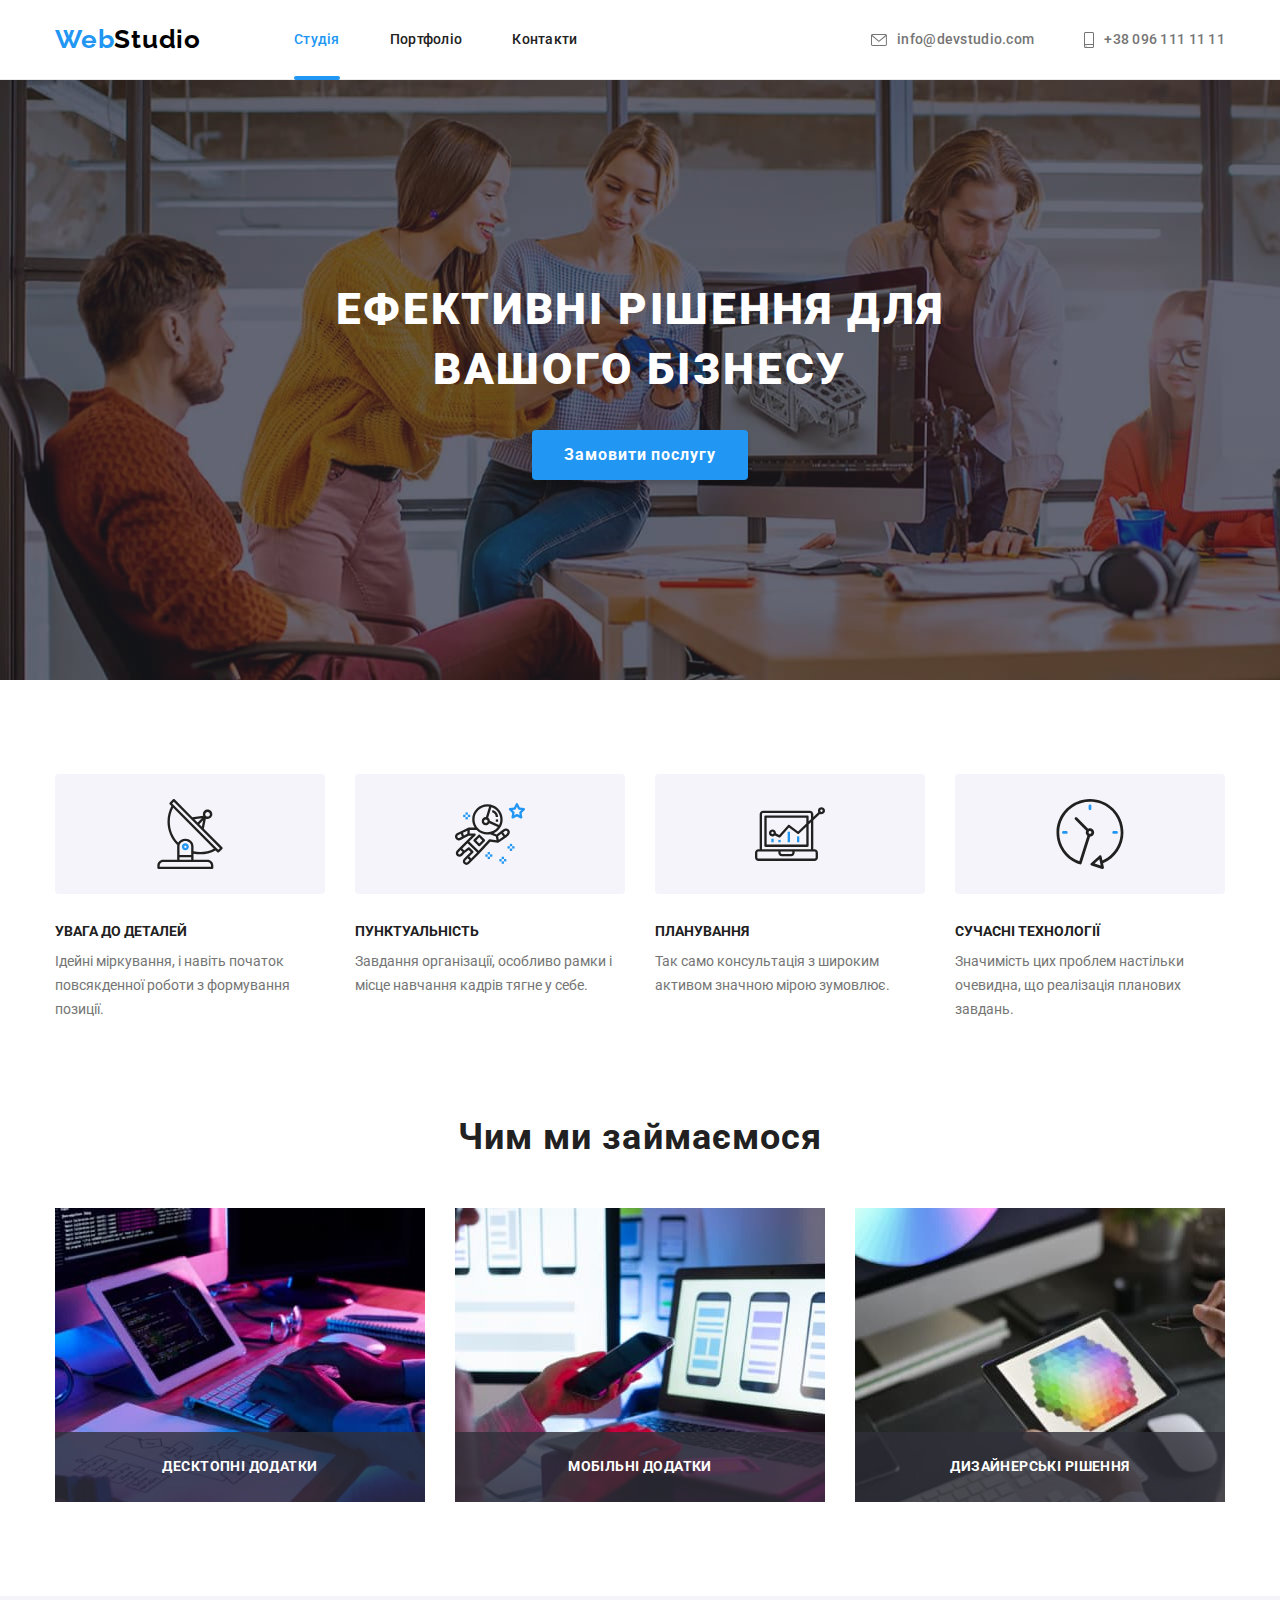
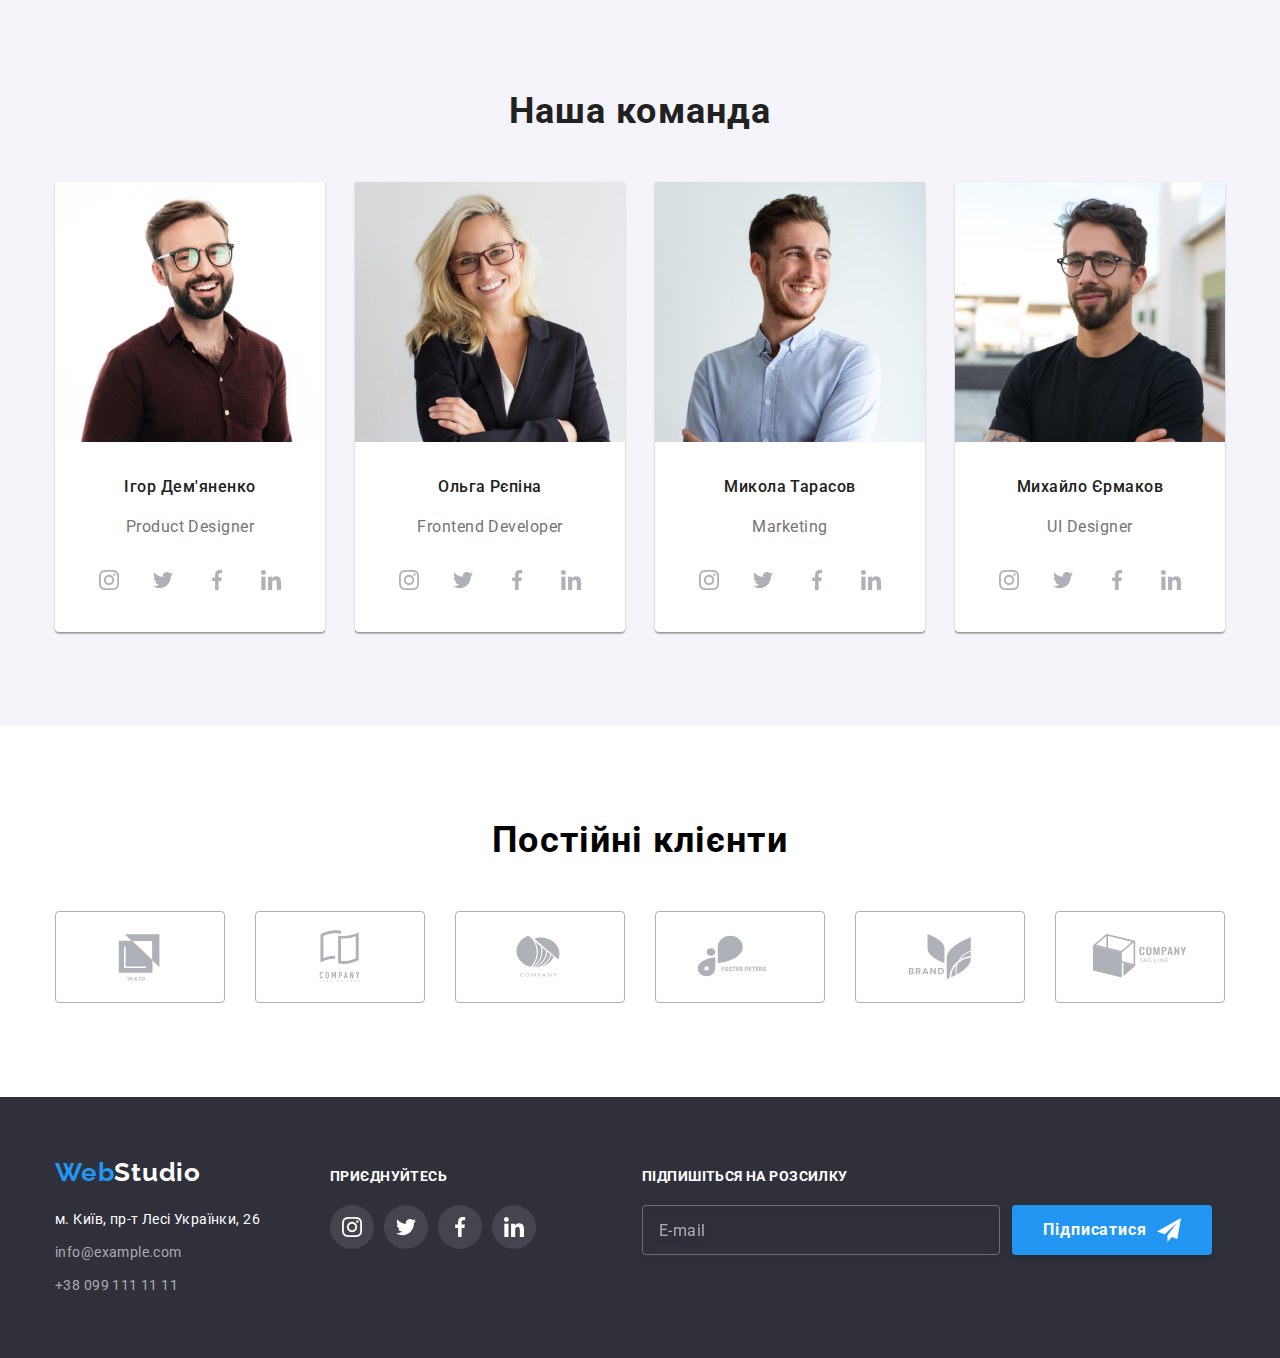
<file: index.html>
<!DOCTYPE html>
<html lang="uk">
  <head>
    <meta charset="UTF-8" />
    <meta http-equiv="X-UA-Compatible" content="IE=edge" />
    <meta name="viewport" content="width=device-width, initial-scale=1.0" />
    <title>Document</title>
    <link rel="preconnect" href="https://fonts.googleapis.com" />
    <link rel="preconnect" href="https://fonts.gstatic.com" crossorigin />
    <link
      href="https://fonts.googleapis.com/css2?family=Raleway:wght@700&family=Roboto:wght@400;500;700;900&display=swap"
      rel="stylesheet"
    />
    <link
      rel="stylesheet"
      href="https://cdn.jsdelivr.net/npm/modern-normalize@1.1.0/modern-normalize.min.css"
    />
    <link rel="stylesheet" href="./css/main.min.css" />
  </head>
  <body>
    <header class="page-header">
      <div class="container page-header__container">
        <nav class="page-header__navigation">
          <a href="./index.html" class="header-logo logo"
            ><span class="span-logo">Web</span>Studio
          </a>
          <ul class="page-header__navigation-list list">
            <li>
              <a
                class="page-header__navigation-link link current"
                href="./index.html"
                >Студія</a
              >
            </li>
            <li>
              <a
                class="page-header__navigation-link link"
                href="./portfolio.html"
                >Портфоліо</a
              >
            </li>
            <li>
              <a class="page-header__navigation-link link" href="#contacts"
                >Контакти</a
              >
            </li>
          </ul>
        </nav>
        <button type="button" class="open-mobile-menu-btn" data-menu-open>
          <svg class="open-mobile-menu-btn__icon">
            <use href="./images/icons.svg#icon-menu"></use>
          </svg>
        </button>

        <ul class="page-header__contacts list">
          <li class="page-header__contacts-li">
            <a
              class="page-header__contacts-link link"
              href="mailto:info@devstudio.com"
            >
              <svg class="contacts-icon" width="16" height="12">
                <use
                  aria-label="Пошта"
                  href="./images/icons.svg#icon-envelope"
                ></use>
              </svg>
              info@devstudio.com
            </a>
          </li>
          <li class="page-header__contacts-li">
            <a class="page-header__contacts-link link" href="tel:+380961111111">
              <svg class="contacts-icon" width="10" height="16">
                <use
                  aria-label="Телефон"
                  href="./images/icons.svg#icon-smartphone"
                ></use>
              </svg>
              +38 096 111 11 11
            </a>
          </li>
        </ul>
        <div class="mobile-menu" data-menu>
          <div class="container mobile-menu__container">
            <button class="mobile-menu__close-btn btn" data-menu-close>
              <svg class="mobile-menu__close-icon">
                <use href="./images/icons.svg#icon-close"></use>
              </svg>
            </button>
            <ul class="mobile-menu__nav-list list">
              <li class="mobile-menu__nav-li">
                <a
                  class="mobile-menu__nav-link link current"
                  href="./index.html"
                  >Студія</a
                >
              </li>
              <li class="mobile-menu__nav-li">
                <a class="mobile-menu__nav-link link" href="./portfolio.html"
                  >Портфоліо</a
                >
              </li>
              <li class="mobile-menu__nav-li">
                <a class="mobile-menu__nav-link link" href="#contacts"
                  >Контакти</a
                >
              </li>
            </ul>
            <ul class="mobile-menu__contacts-list list">
              <li class="mobile-menu__contacts-li">
                <a
                  class="mobile-menu__contacts-number link"
                  href="tel:+380961111111"
                >
                  +38 096 111 11 11
                </a>
              </li>
              <li class="mobile-menu__contacts-li">
                <a
                  class="mobile-menu__contacts-mail link"
                  href="mailto:info@devstudio.com"
                >
                  info@devstudio.com
                </a>
              </li>
            </ul>
            <ul class="mobile-menu__social-list list">
              <li class="mobile-menu__social-li">
                <a class="mobile-menu__social-link link" href="">Instagram</a>
              </li>
              <li class="mobile-menu__social-li">
                <a class="mobile-menu__social-link link" href="">Twitter</a>
              </li>
              <li class="mobile-menu__social-li">
                <a class="mobile-menu__social-link link" href="">Facebook</a>
              </li>
              <li class="mobile-menu__social-li">
                <a class="mobile-menu__social-link link" href="">LinkedIn</a>
              </li>
            </ul>
          </div>
        </div>
      </div>
    </header>

    <main>
      <section class="page__main-head section">
        <div class="container page__main-head-cont">
          <h1 class="page__main-header">
            Ефективні рішення для вашого бізнесу
          </h1>
          <button class="page__main-btn btn" data-modal-open type="button">
            Замовити послугу
          </button>
        </div>
      </section>

      <section class="page__about section">
        <div class="container">
          <h2 class="visually-hidden">Чому саме ми?</h2>
          <ul class="page__about-llst list">
            <li class="page__about-list-item">
              <div class="page__about-cont">
                <svg class="page__about-icon" width="70" height="70">
                  <use
                    aria-label=""
                    href="./images/icons.svg#icon-antenna"
                  ></use>
                </svg>
              </div>
              <h3 class="page__about-list-item-header">УВАГА ДО ДЕТАЛЕЙ</h3>
              <p class="page__about-list-item-page">
                Ідейні міркування, і навіть початок повсякденної роботи з
                формування позиції.
              </p>
            </li>
            <li class="page__about-list-item">
              <div class="page__about-cont">
                <svg class="page__about-icon" width="70" height="70">
                  <use
                    aria-label=""
                    href="./images/icons.svg#icon-astronaut"
                  ></use>
                </svg>
              </div>
              <h3 class="page__about-list-item-header">ПУНКТУАЛЬНІСТЬ</h3>
              <p class="page__about-list-item-page">
                Завдання організації, особливо рамки і місце навчання кадрів
                тягне у себе.
              </p>
            </li>
            <li class="page__about-list-item">
              <div class="page__about-cont">
                <svg class="page__about-icon" width="70" height="70">
                  <use
                    aria-label=""
                    href="./images/icons.svg#icon-diagram"
                  ></use>
                </svg>
              </div>
              <h3 class="page__about-list-item-header">ПЛАНУВАННЯ</h3>
              <p class="page__about-list-item-page">
                Так само консультація з широким активом значною мірою зумовлює.
              </p>
            </li>
            <li class="page__about-list-item">
              <div class="page__about-cont">
                <svg class="page__about-icon" width="70" height="70">
                  <use aria-label="" href="./images/icons.svg#icon-clock"></use>
                </svg>
              </div>
              <h3 class="page__about-list-item-header">СУЧАСНІ ТЕХНОЛОГІЇ</h3>
              <p class="page__about-list-item-page">
                Значимість цих проблем настільки очевидна, що реалізація
                планових завдань.
              </p>
            </li>
          </ul>
        </div>
      </section>

      <section class="page__work section">
        <div class="container">
          <h2 class="page__work-header">Чим ми займаємося</h2>

          <ul class="page__work-list list">
            <li class="page__work-list-li">
              <picture>
                <source
                  srcset="
                    ./images/main/laptop_desktop.jpg    1x,
                    ./images/main/laptop_desktop@2x.jpg 2x
                  "
                />
                <img
                  class="page__work-image"
                  src="./images/main/laptop_desktop.jpg"
                  alt="Кодимо"
                  width="370"
                />
              </picture>

              <p class="page__work-desc">Десктопні додатки</p>
            </li>
            <li class="page__work-list-li">
              <picture>
                <source
                  srcset="
                    ./images/main/phone_desktop.jpg    1x,
                    ./images/main/phone_desktop@2x.jpg 2x
                  "
                />
                <img
                  class="page__work-image"
                  src="./images/main/phone_desktop.jpg"
                  alt="Тестимо"
                  width="370"
                />
              </picture>

              <p class="page__work-desc">Мобільні додатки</p>
            </li>
            <li class="page__work-list-li">
              <picture>
                <source
                  srcset="
                    ./images/main/tablet_desktop.jpg    1x,
                    ./images/main/tablet_desktop@2x.jpg 2x
                  "
                />
                <img
                  class="page__work-image"
                  src="./images/main/tablet_desktop.jpg"
                  alt="Стилізуємо"
                  width="370"
                />
              </picture>

              <p class="page__work-desc">Дизайнерські рішення</p>
            </li>
          </ul>
        </div>
      </section>

      <section class="page__team section">
        <div class="container">
          <h2 class="page__team-header">Наша команда</h2>
          <ul class="page__team-list list">
            <li class="page__team-list-li">
              <picture>
                <source
                  srcset="
                    ./images/main/ihor_desktop.jpg    1x,
                    ./images/main/ihor_desktop@2x.jpg 2x
                  "
                  media="(min-width:1200px)"
                />
                <source
                  srcset="
                    ./images/main/ihor_tablet.jpg    1x,
                    ./images/main/ihor_tablet@2x.jpg 2x
                  "
                  media="(min-width:768px)"
                />
                <source
                  srcset="
                    ./images/main/ihor_mobile.jpg    1x,
                    ./images/main/ihor_mobile@2x.jpg 2x
                  "
                  media="(max-width:767px)"
                />
                <img
                  class="page__team-list-image"
                  src="./images/main/ihor_mobile.jpg"
                  alt="Ігор Дем'яненко"
                />
              </picture>

              <h3 class="page__team-list-header">Ігор Дем'яненко</h3>
              <p class="page__team-list-page">Product Designer</p>
              <ul class="page__team-icon-list list">
                <li class="page__icon-list-li">
                  <a href="" class="page__team-cont-icon"
                    ><svg class="page__team-icon" width="20" height="20">
                      <use
                        aria-label="Інстаграмм іконка"
                        href="./images/icons.svg#icon-instagram"
                      ></use></svg
                  ></a>
                </li>
                <li class="page__icon-list-li">
                  <a href="" class="page__team-cont-icon"
                    ><svg class="page__team-icon" width="20" height="20">
                      <use
                        aria-label="Твіттер іконка"
                        href="./images/icons.svg#icon-twitter"
                      ></use></svg
                  ></a>
                </li>
                <li class="page__icon-list-li">
                  <a href="" class="page__team-cont-icon"
                    ><svg class="page__team-icon" width="20" height="20">
                      <use
                        aria-label="Фейсбук іконка"
                        href="./images/icons.svg#icon-facebook"
                      ></use></svg
                  ></a>
                </li>
                <li class="page__icon-list-li">
                  <a href="" class="page__team-cont-icon"
                    ><svg class="page__team-icon" width="20" height="20">
                      <use
                        aria-label="Лінкедін іконка"
                        href="./images/icons.svg#icon-linkedin"
                      ></use></svg
                  ></a>
                </li>
              </ul>
            </li>
            <li class="page__team-list-li">
              <picture>
                <source
                  srcset="
                    ./images/main/olga_desktop.jpg    1x,
                    ./images/main/olga_desktop@2x.jpg 2x
                  "
                  media="(min-width:1200px)"
                />
                <source
                  srcset="
                    ./images/main/olga_tablet.jpg    1x,
                    ./images/main/olga_tablet@2x.jpg 2x
                  "
                  media="(min-width:768px)"
                />
                <source
                  srcset="
                    ./images/main/olga_mobile.jpg    1x,
                    ./images/main/olga_mobile@2x.jpg 2x
                  "
                  media="(max-width:767px)"
                />
                <img
                  class="page__team-list-image"
                  src="./images/main/olga_mobile.jpg"
                  alt="Ольга Рєпіна"
                />
              </picture>
              <h3 class="page__team-list-header">Ольга Рєпіна</h3>
              <p class="page__team-list-page">Frontend Developer</p>
              <ul class="page__team-icon-list list">
                <li class="page__icon-list-li">
                  <a href="" class="page__team-cont-icon"
                    ><svg class="page__team-icon" width="20" height="20">
                      <use
                        aria-label="Інстаграмм іконка"
                        href="./images/icons.svg#icon-instagram"
                      ></use></svg
                  ></a>
                </li>

                <li class="page__icon-list-li">
                  <a href="" class="page__team-cont-icon"
                    ><svg class="page__team-icon" width="20" height="20">
                      <use
                        aria-label="Твіттер іконка"
                        href="./images/icons.svg#icon-twitter"
                      ></use></svg
                  ></a>
                </li>
                <li class="page__icon-list-li">
                  <a href="" class="page__team-cont-icon"
                    ><svg class="page__team-icon" width="20" height="20">
                      <use
                        aria-label="Фейсбук іконка"
                        href="./images/icons.svg#icon-facebook"
                      ></use></svg
                  ></a>
                </li>
                <li class="page__icon-list-li">
                  <a href="" class="page__team-cont-icon"
                    ><svg class="page__team-icon" width="20" height="20">
                      <use
                        aria-label="Лінкедін іконка"
                        href="./images/icons.svg#icon-linkedin"
                      ></use></svg
                  ></a>
                </li>
              </ul>
            </li>
            <li class="page__team-list-li">
              <picture>
                <source
                  srcset="
                    ./images/main/mykola_desktop.jpg    1x,
                    ./images/main/mykola_desktop@2x.jpg 2x
                  "
                  media="(min-width:1200px)"
                />
                <source
                  srcset="
                    ./images/main/mykola_tablet.jpg    1x,
                    ./images/main/mykola_tablet@2x.jpg 2x
                  "
                  media="(min-width:768px)"
                />
                <source
                  srcset="
                    ./images/main/mykola_mobile.jpg    1x,
                    ./images/main/mykola_mobile@2x.jpg 2x
                  "
                  media="(max-width:767px)"
                />
                <img
                  class="page__team-list-image"
                  src="./images/main/mykola_mobile.jpg"
                  alt="Микола Тарасов"
                />
              </picture>

              <h3 class="page__team-list-header">Микола Тарасов</h3>
              <p class="page__team-list-page">Marketing</p>
              <ul class="page__team-icon-list list">
                <li class="page__icon-list-li">
                  <a href="" class="page__team-cont-icon"
                    ><svg class="page__team-icon" width="20" height="20">
                      <use
                        aria-label="Інстаграмм іконка"
                        href="./images/icons.svg#icon-instagram"
                      ></use></svg
                  ></a>
                </li>
                <li class="page__icon-list-li">
                  <a href="" class="page__team-cont-icon"
                    ><svg class="page__team-icon" width="20" height="20">
                      <use
                        aria-label="Твіттер іконка"
                        href="./images/icons.svg#icon-twitter"
                      ></use></svg
                  ></a>
                </li>
                <li class="page__icon-list-li">
                  <a href="" class="page__team-cont-icon"
                    ><svg class="page__team-icon" width="20" height="20">
                      <use
                        aria-label="Фейсбук іконка"
                        href="./images/icons.svg#icon-facebook"
                      ></use></svg
                  ></a>
                </li>
                <li class="page__icon-list-li">
                  <a href="" class="page__team-cont-icon"
                    ><svg class="page__team-icon" width="20" height="20">
                      <use
                        aria-label="Лінкедін іконка"
                        href="./images/icons.svg#icon-linkedin"
                      ></use></svg
                  ></a>
                </li>
              </ul>
            </li>

            <li class="page__team-list-li">
              <picture>
                <source
                  srcset="
                    ./images/main/myhailo_desktop.jpg    1x,
                    ./images/main/myhailo_desktop@2x.jpg 2x
                  "
                  media="(min-width:1200px)"
                />
                <source
                  srcset="
                    ./images/main/myhailo_tablet.jpg    1x,
                    ./images/main/myhailo_tablet@2x.jpg 2x
                  "
                  media="(min-width:768px)"
                />
                <source
                  srcset="
                    ./images/main/myhailo_mobile.jpg    1x,
                    ./images/main/myhailo_mobile@2x.jpg 2x
                  "
                  media="(max-width:767px)"
                />
                <img
                  class="page__team-list-image"
                  src="./images/main/myhailo_mobile.jpg"
                  alt="Михайло Єрмаков"
                />
              </picture>
              <h3 class="page__team-list-header">Михайло Єрмаков</h3>
              <p class="page__team-list-page">UI Designer</p>
              <ul class="page__team-icon-list list">
                <li class="page__icon-list-li">
                  <a href="" class="page__team-cont-icon"
                    ><svg class="page__team-icon" width="20" height="20">
                      <use
                        aria-label="Інстаграмм іконка"
                        href="./images/icons.svg#icon-instagram"
                      ></use></svg
                  ></a>
                </li>

                <li class="page__icon-list-li">
                  <a href="" class="page__team-cont-icon"
                    ><svg class="page__team-icon" width="20" height="20">
                      <use
                        aria-label="Твіттер іконка"
                        href="./images/icons.svg#icon-twitter"
                      ></use></svg
                  ></a>
                </li>
                <li class="page__icon-list-li">
                  <a href="" class="page__team-cont-icon"
                    ><svg class="page__team-icon" width="20" height="20">
                      <use
                        aria-label="Фейсбук іконка"
                        href="./images/icons.svg#icon-facebook"
                      ></use></svg
                  ></a>
                </li>
                <li class="page__icon-list-li">
                  <a href="" class="page__team-cont-icon"
                    ><svg class="page__team-icon" width="20" height="20">
                      <use
                        aria-label="Лінкедін іконка"
                        href="./images/icons.svg#icon-linkedin"
                      ></use></svg
                  ></a>
                </li>
              </ul>
            </li>
          </ul>
        </div>
      </section>
      <section class="page__clients section">
        <div class="container page__clients-cont">
          <h2 class="page__clients-header">Постійні клієнти</h2>
          <ul class="page__clients-icon-list list">
            <li class="page__clients-icon-list-li">
              <a class="page__clients-link" href="">
                <svg class="page__clients-icon" width="106" height="60">
                  <use
                    aria-label=""
                    href="./images/icons.svg#icon-Border"
                  ></use></svg
              ></a>
            </li>

            <li class="page__clients-icon-list-li">
              <a class="page__clients-link" href="">
                <svg class="page__clients-icon" width="106" height="60">
                  <use
                    aria-label=""
                    href="./images/icons.svg#icon-book"
                  ></use></svg
              ></a>
            </li>

            <li class="page__clients-icon-list-li">
              <a class="page__clients-link" href="">
                <svg class="page__clients-icon" width="106" height="60">
                  <use
                    aria-label=""
                    href="./images/icons.svg#icon-orange"
                  ></use></svg
              ></a>
            </li>

            <li class="page__clients-icon-list-li">
              <a class="page__clients-link" href="">
                <svg class="page__clients-icon" width="106" height="60">
                  <use
                    aria-label=""
                    href="./images/icons.svg#icon-foster"
                  ></use></svg
              ></a>
            </li>

            <li class="page__clients-icon-list-li">
              <a class="page__clients-link" href="">
                <svg class="page__clients-icon" width="106" height="60">
                  <use
                    aria-label=""
                    href="./images/icons.svg#icon-sprout"
                  ></use></svg
              ></a>
            </li>

            <li class="page__clients-icon-list-li">
              <a class="page__clients-link" href="">
                <svg class="page__clients-icon" width="106" height="60">
                  <use
                    aria-label=""
                    href="./images/icons.svg#icon-box"
                  ></use></svg
              ></a>
            </li>
          </ul>
        </div>
      </section>
    </main>

    <footer class="page-footer">
      <div class="container page-footer__container">
        <div class="page-footer__contacts-container">
          <a href="./index.html" class="footer-logo logo"
            ><span class="span-logo">Web</span>Studio
          </a>
          <address class="page-footer__adress">
            <ul class="page-footer__adress-list list">
              <li class="page-footer__adress-li">
                <a
                  class="page-footer__adress-link link"
                  href="https://goo.gl/maps/CPtrU1FHBa2aNyZL9"
                  target="_blank"
                  rel="noopener noreferrer nofollow"
                  >м. Київ, пр-т Лесі Українки, 26</a
                >
              </li>
              <li class="page-footer__adress-li">
                <a
                  class="page-footer__contacts-link link"
                  href="mailto:info@example.com"
                  >info@example.com</a
                >
              </li>

              <li class="page-footer__adress-li">
                <a
                  class="page-footer__contacts-link link"
                  href="tel:+380991111111"
                  >+38 099 111 11 11</a
                >
              </li>
            </ul>
          </address>
        </div>

        <div class="page-footer__icon-container">
          <p class="page-footer__icon-page">приєднуйтесь</p>
          <ul class="page-footer__icon-list list">
            <li class="page-footer__icon-li">
              <a href="" class="page-footer__cont-icon"
                ><svg class="page-footer__image" width="20" height="20">
                  <use
                    aria-label="Інстаграмм іконка"
                    href="./images/icons.svg#icon-instagram"
                  ></use></svg
              ></a>
            </li>
            <li class="page-footer__icon-li">
              <a href="" class="page-footer__cont-icon"
                ><svg class="page-footer__image" width="20" height="20">
                  <use
                    aria-label="Твіттер іконка"
                    href="./images/icons.svg#icon-twitter"
                  ></use></svg
              ></a>
            </li>
            <li class="page-footer__icon-li">
              <a href="" class="page-footer__cont-icon"
                ><svg class="page-footer__image" width="20" height="20">
                  <use
                    aria-label="Фейсбук іконка"
                    href="./images/icons.svg#icon-facebook"
                  ></use></svg
              ></a>
            </li>
            <li class="page__icon-list-li">
              <a href="" class="page-footer__cont-icon"
                ><svg class="page-footer__image" width="20" height="20">
                  <use
                    aria-label="Лінкедін іконка"
                    href="./images/icons.svg#icon-linkedin"
                  ></use></svg
              ></a>
            </li>
          </ul>
        </div>
        <div class="page-footer__form-container">
          <p class="page-footer__form-title">Підпишіться на розсилку</p>
          <form class="page-footer__form">
            <div class="page-footer__form-cont">
              <label class="page-footer__form-label"
                ><input
                  type="email"
                  placeholder="E-mail"
                  name="user_mailing"
                  class="page-footer__form-input"
                  required
              /></label>
            </div>
            <button type="submit" class="page-footer__form-btn btn">
              Підписатися
              <svg class="page-footer__form-send" width="24px" height="24px">
                <use href="./images/icons.svg#icon-foot-send"></use>
              </svg>
            </button>
          </form>
        </div>
      </div>
    </footer>
    <div class="page-backdrop is-hidden" data-modal>
      <div class="modal-window">
        <button
          type="button"
          class="modal-window__close-btn btn"
          data-modal-close
        >
          <svg class="modal-window__close-icon" width="18px" height="18px">
            <use href="./images/icons.svg#icon-close"></use>
          </svg>
        </button>
        <p class="modal-form__title">Залиште свої дані, ми вам передзвонимо</p>
        <form class="modal-form">
          <label class="modal-form__label"
            ><span class="modal-form__desc">Імʼя</span
            ><span class="modal-form__label-cont">
              <input
                type="text"
                class="modal-form__input"
                required
                pattern="[a-zA-Zа-яА-ЯіІїЇ`ʼ]+"
                name="user_name"
              />
              <span class="modal-form__input-icon"
                ><svg class="modal-form__label-icons">
                  <use href="./images/icons.svg#icon-person"></use></svg
              ></span> </span></label
          ><label class="modal-form__label"
            ><span class="modal-form__desc">Телефон</span
            ><span class="modal-form__label-cont">
              <input
                type="tel"
                class="modal-form__input"
                required
                pattern="[0-9]{3}-[0-9]{3}-[0-9]{2}-[0-9]{2}"
                title="xxx-xxx-xx-xx"
                name="user_phone"
              />
              <span class="modal-form__input-icon"
                ><svg class="modal-form__label-icons">
                  <use href="./images/icons.svg#icon-phone"></use></svg
              ></span> </span></label
          ><label class="modal-form__label"
            ><span class="modal-form__desc">Пошта</span
            ><span class="modal-form__label-cont"
              ><input
                type="email"
                name="user_mail"
                required
                class="modal-form__input" />
              <span class="modal-form__input-icon"
                ><svg class="modal-form__label-icons">
                  <use
                    href="./images/icons.svg#icon-email"
                  ></use></svg></span></span
          ></label>
          <label class="modal-form__label">
            <span class="modal-form__desc">Коментар</span>
            <textarea
              name="user_comm"
              class="modal-form__comm"
              placeholder="Введіть текст"
            ></textarea>
          </label>
          <label class="modal-form__check-place">
            <input
              type="checkbox"
              class="modal-form__check"
              name="user_inform"
              required
            />
            <svg class="modal-form__check-cont">
              <use
                class="modal-form__check-cont-icon"
                href="./images/icons.svg#icon-check"
              ></use>
            </svg>
            Погоджуюся з розсилкою та приймаю &nbsp;<a
              class="modal-form__info-link"
              href=""
              >Умови договору</a
            >
          </label>
          <button type="submit" class="modal-form__button btn">
            Відправити
          </button>
        </form>
      </div>
    </div>

    <script src="./js/menu.js"></script>
    <script src="./js/modal.js"></script>
  </body>
</html>
</file>
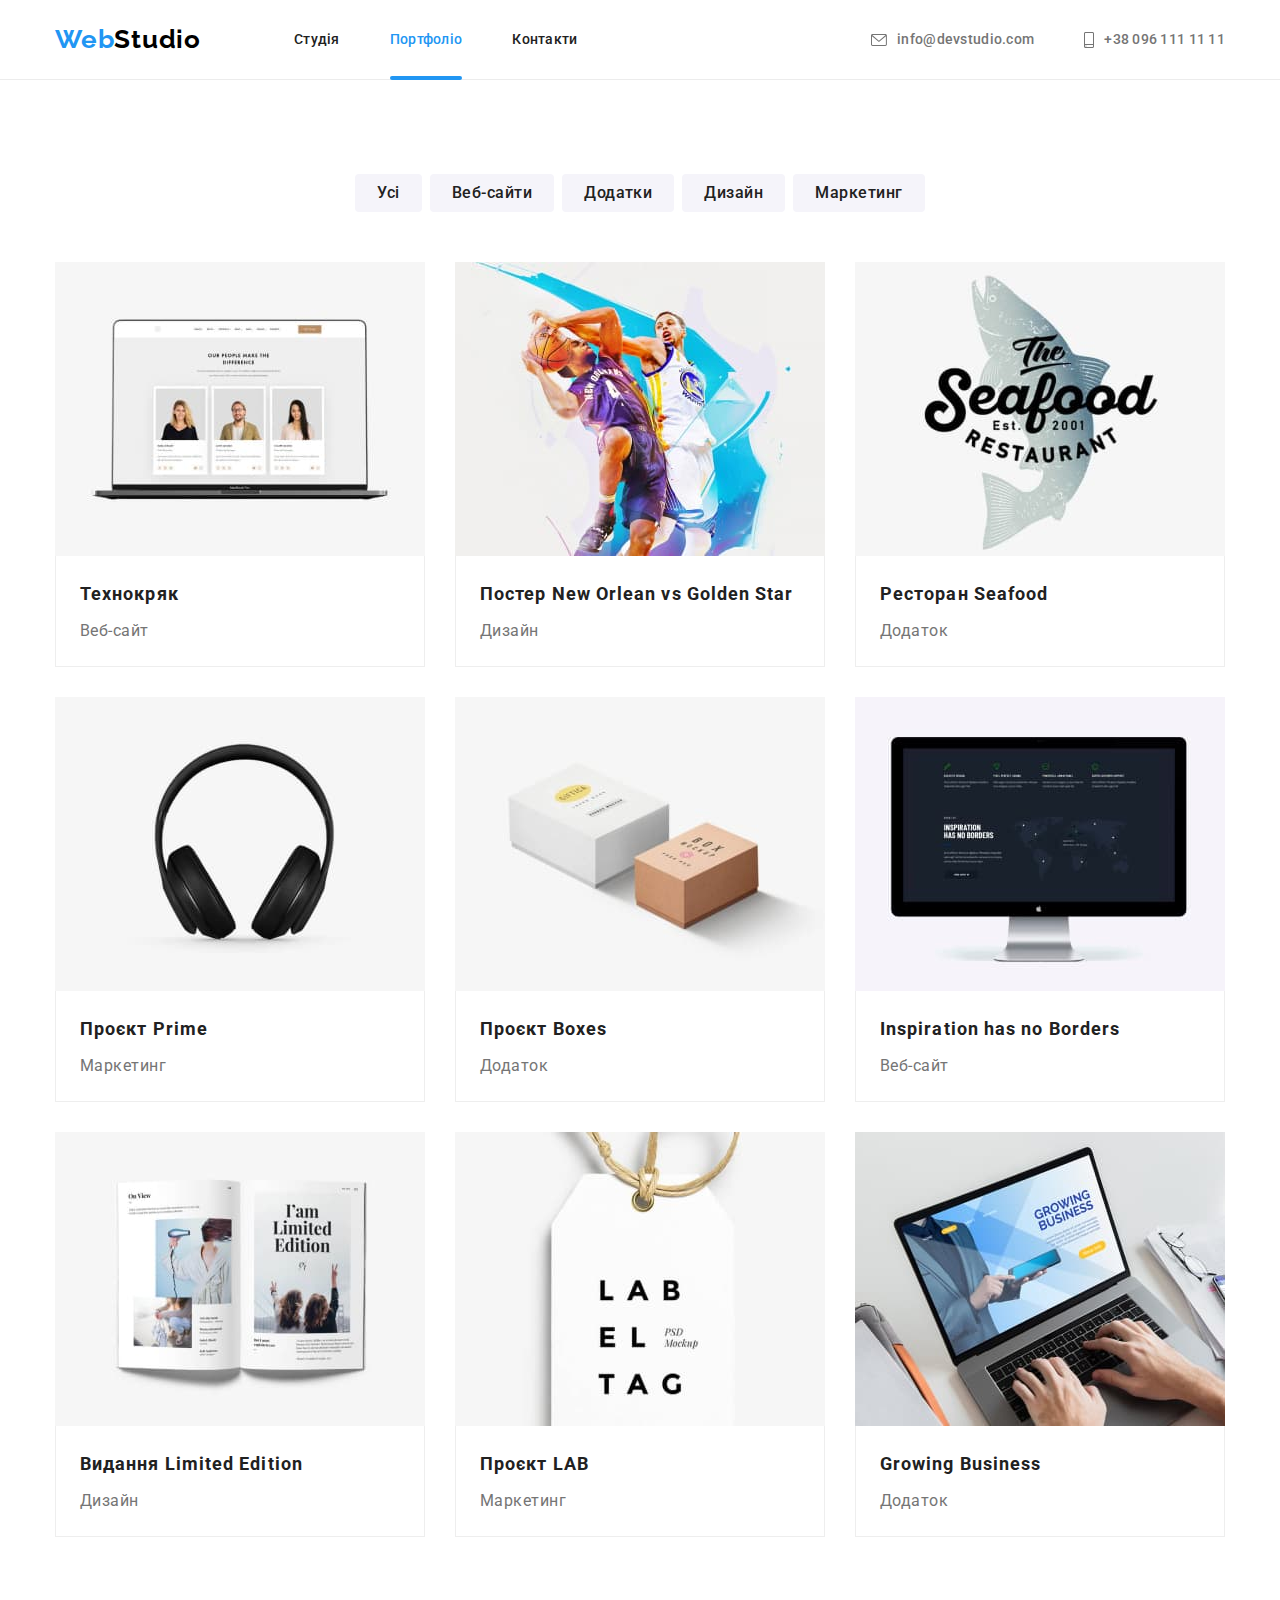
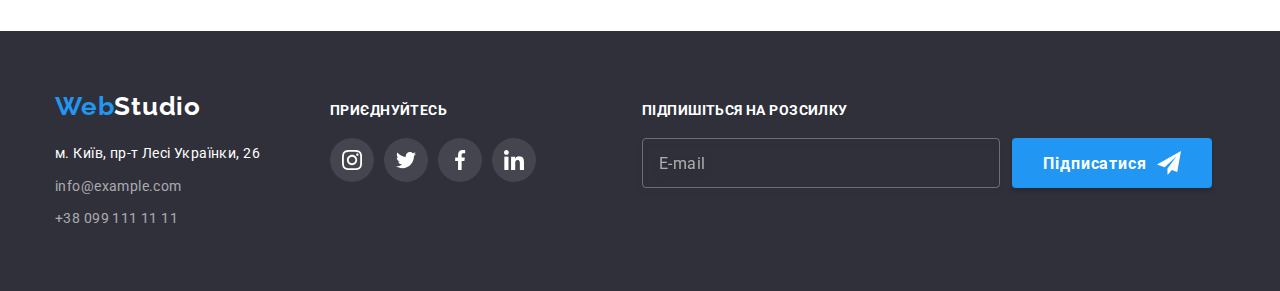
<file: portfolio.html>
<!DOCTYPE html>
<html lang="uk">
  <head>
    <meta charset="UTF-8" />
    <meta http-equiv="X-UA-Compatible" content="IE=edge" />
    <meta name="viewport" content="width=device-width, initial-scale=1.0" />
    <title>Document</title>
    <link rel="preconnect" href="https://fonts.googleapis.com" />
    <link rel="preconnect" href="https://fonts.gstatic.com" crossorigin />
    <link
      href="https://fonts.googleapis.com/css2?family=Raleway:wght@700&family=Roboto:wght@400;500;700;900&display=swap"
      rel="stylesheet"
    />
    <link
      rel="stylesheet"
      href="https://cdn.jsdelivr.net/npm/modern-normalize@1.1.0/modern-normalize.min.css"
    />
    <link rel="stylesheet" href="./css/main.min.css" />
  </head>
  <body>
    <header class="page-header">
      <div class="container page-header__container">
        <nav class="page-header__navigation">
          <a href="./index.html" class="header-logo logo"
            ><span class="span-logo">Web</span>Studio
          </a>
          <ul class="page-header__navigation-list list">
            <li>
              <a class="page-header__navigation-link link" href="./index.html"
                >Студія</a
              >
            </li>
            <li>
              <a
                class="page-header__navigation-link link current"
                href="./portfolio.html"
                >Портфоліо</a
              >
            </li>
            <li>
              <a class="page-header__navigation-link link" href="#contacts"
                >Контакти</a
              >
            </li>
          </ul>
        </nav>
        <button type="button" class="open-mobile-menu-btn" data-menu-open>
          <svg class="open-mobile-menu-btn__icon">
            <use href="./images/icons.svg#icon-menu"></use>
          </svg>
        </button>

        <ul class="page-header__contacts list">
          <li class="page-header__contacts-li">
            <a
              class="page-header__contacts-link link"
              href="mailto:info@devstudio.com"
            >
              <svg class="contacts-icon" width="16" height="12">
                <use
                  aria-label="Пошта"
                  href="./images/icons.svg#icon-envelope"
                ></use>
              </svg>
              info@devstudio.com
            </a>
          </li>
          <li class="page-header__contacts-li">
            <a class="page-header__contacts-link link" href="tel:+380961111111">
              <svg class="contacts-icon" width="10" height="16">
                <use
                  aria-label="Телефон"
                  href="./images/icons.svg#icon-smartphone"
                ></use>
              </svg>
              +38 096 111 11 11
            </a>
          </li>
        </ul>
        <div class="mobile-menu" data-menu>
          <div class="container mobile-menu__container">
            <button class="mobile-menu__close-btn btn" data-menu-close>
              <svg class="mobile-menu__close-icon">
                <use href="./images/icons.svg#icon-close"></use>
              </svg>
            </button>
            <ul class="mobile-menu__nav-list list">
              <li class="mobile-menu__nav-li">
                <a class="mobile-menu__nav-link link" href="./index.html"
                  >Студія</a
                >
              </li>
              <li class="mobile-menu__nav-li">
                <a
                  class="mobile-menu__nav-link link current"
                  href="./portfolio.html"
                  >Портфоліо</a
                >
              </li>
              <li class="mobile-menu__nav-li">
                <a class="mobile-menu__nav-link link" href="#contacts"
                  >Контакти</a
                >
              </li>
            </ul>
            <ul class="mobile-menu__contacts-list list">
              <li class="mobile-menu__contacts-li">
                <a
                  class="mobile-menu__contacts-number link"
                  href="tel:+380961111111"
                >
                  +38 096 111 11 11
                </a>
              </li>
              <li class="mobile-menu__contacts-li">
                <a
                  class="mobile-menu__contacts-mail link"
                  href="mailto:info@devstudio.com"
                >
                  info@devstudio.com
                </a>
              </li>
            </ul>
            <ul class="mobile-menu__social-list list">
              <li class="mobile-menu__social-li">
                <a class="mobile-menu__social-link link" href="">Instagram</a>
              </li>
              <li class="mobile-menu__social-li">
                <a class="mobile-menu__social-link link" href="">Twitter</a>
              </li>
              <li class="mobile-menu__social-li">
                <a class="mobile-menu__social-link link" href="">Facebook</a>
              </li>
              <li class="mobile-menu__social-li">
                <a class="mobile-menu__social-link link" href="">LinkedIn</a>
              </li>
            </ul>
          </div>
        </div>
      </div>
    </header>

    <main>
      <section class="page-portfolio section">
        <div class="container">
          <h1 class="visually-hidden">Наші проєкти</h1>
          <ul class="page-portfolio__filter list">
            <li>
              <button type="button" class="page-portfolio__filter-btn">
                Усі
              </button>
            </li>

            <li>
              <button type="button" class="page-portfolio__filter-btn btn">
                Веб-сайти
              </button>
            </li>

            <li>
              <button type="button" class="page-portfolio__filter-btn">
                Додатки
              </button>
            </li>

            <li>
              <button type="button" class="page-portfolio__filter-btn">
                Дизайн
              </button>
            </li>

            <li>
              <button type="button" class="page-portfolio__filter-btn">
                Маркетинг
              </button>
            </li>
          </ul>

          <ul class="page-portfolio__list list">
            <li class="page-portfolio__list-li">
              <a href="" class="page-portfolio__link-cont"
                ><div class="page-portfolio__image-cont">
                  <picture>
                    <source
                      srcset="
                        ./images/portfolio/laptop-screen_desktop.jpg    1x,
                        ./images/portfolio/laptop-screen_desktop@2x.jpg 2x
                      "
                      media="(min-width:1200px)"
                    />
                    <source
                      srcset="
                        ./images/portfolio/laptop-screen_tablet.jpg    1x,
                        ./images/portfolio/laptop-screen_tablet@2x.jpg
                      "
                      media="(min-width:768px)"
                    />
                    <source
                      srcset="
                        ./images/portfolio/laptop-screen_mobile.jpg    1x,
                        ./images/portfolio/laptop-screen_mobile@2x.jpg 2x
                      "
                      media="(max-width:767px)"
                    />
                    <img
                      class="page-portfolio__image"
                      src="./images/portfolio/laptop-screen_mobile.jpg"
                      alt="Технокряк"
                    />
                  </picture>
                  <p class="page-portfolio__overlay">
                    Ресурс пропонує комплексні пропозиції з різним рівнем
                    функціоналу та сервісів. Все це дозволить відвідувачу
                    отримати вичерпні відомості про компанію чи приватну особу.
                  </p>
                </div>

                <div class="page-portfolio__container height-box">
                  <h2 class="page-portfolio__header">Технокряк</h2>
                  <p class="page-portfolio__description">Веб-сайт</p>
                </div>
              </a>
            </li>
            <li class="page-portfolio__list-li">
              <a href="" class="page-portfolio__link-cont">
                <div class="page-portfolio__image-cont">
                  <picture>
                    <source
                      srcset="
                        ./images/portfolio/players_desktop.jpg    1x,
                        ./images/portfolio/players_desktop@2x.jpg 2x
                      "
                      media="(min-width:1200px)"
                    />
                    <source
                      srcset="
                        ./images/portfolio/players_tablet.jpg    1x,
                        ./images/portfolio/players_tablet@2x.jpg 2x
                      "
                      media="(min-width:768px)"
                    />
                    <source
                      srcset="
                        ./images/portfolio/players_mobile.jpg    1x,
                        ./images/portfolio/players_mobile@2x.jpg 2x
                      "
                      media="(max-width:767px)"
                    />
                    <img
                      class="page-portfolio__image"
                      src="./images/portfolio/players_mobile.jpg"
                      alt="Постер-New-Orlean-vs-Golden-Star"
                    />
                  </picture>
                  <p class="page-portfolio__overlay">
                    Ресурс пропонує комплексні пропозиції з різним рівнем
                    функціоналу та сервісів. Все це дозволить відвідувачу
                    отримати вичерпні відомості про компанію чи приватну особу.
                  </p>
                </div>

                <div class="page-portfolio__container height-box">
                  <h2 class="page-portfolio__header">
                    Постер New Orlean vs Golden Star
                  </h2>
                  <p class="page-portfolio__description">Дизайн</p>
                </div>
              </a>
            </li>
            <li class="page-portfolio__list-li">
              <a href="" class="page-portfolio__link-cont">
                <div class="page-portfolio__image-cont">
                  <picture>
                    <source
                      srcset="
                        ./images/portfolio/restaurant_desktop.jpg    1x,
                        ./images/portfolio/restaurant_desktop@2x.jpg 2x
                      "
                      media="(min-width:1200px)"
                    />
                    <source
                      srcset="
                        ./images/portfolio/restaurant_tablet.jpg    1x,
                        ./images/portfolio/restaurant_tablet@2x.jpg 2x
                      "
                      media="(min-width:768px)"
                    />
                    <source
                      srcset="
                        ./images/portfolio/restaurant_mobile.jpg    1x,
                        ./images/portfolio/restaurant_mobile@2x.jpg 2x
                      "
                      media="(max-width:767px)"
                    />
                    <img
                      class="page-portfolio__image"
                      src="./images/portfolio/players_mobile.jpg"
                      alt="Ресторан-Морепродукти"
                    />
                  </picture>
                  <p class="page-portfolio__overlay">
                    Ресурс пропонує комплексні пропозиції з різним рівнем
                    функціоналу та сервісів. Все це дозволить відвідувачу
                    отримати вичерпні відомості про компанію чи приватну особу.
                  </p>
                </div>

                <div class="page-portfolio__container">
                  <h2 class="page-portfolio__header">Ресторан Seafood</h2>
                  <p class="page-portfolio__description">Додаток</p>
                </div>
              </a>
            </li>
            <li class="page-portfolio__list-li">
              <a href="" class="page-portfolio__link-cont">
                <div class="page-portfolio__image-cont">
                  <picture>
                    <source
                      srcset="
                        ./images/portfolio/headphones_desktop.jpg    1x,
                        ./images/portfolio/headphones_desktop@2x.jpg 2x
                      "
                      media="(min-width:1200px)"
                    />
                    <source
                      srcset="
                        ./images/portfolio/headphones_tablet.jpg    1x,
                        ./images/portfolio/headphones_tablet@2x.jpg 2x
                      "
                      media="(min-width:768px)"
                    />
                    <source
                      srcset="
                        ./images/portfolio/headphones_mobile.jpg    1x,
                        ./images/portfolio/headphones_mobile@2x.jpg 2x
                      "
                      media="(max-width:767px)"
                    />
                    <img
                      class="page-portfolio__image"
                      src="./images/portfolio/headphones_mobile.jpg"
                      alt="Проєкт-Прем'єр"
                    />
                  </picture>
                  <p class="page-portfolio__overlay">
                    Ресурс пропонує комплексні пропозиції з різним рівнем
                    функціоналу та сервісів. Все це дозволить відвідувачу
                    отримати вичерпні відомості про компанію чи приватну особу.
                  </p>
                </div>

                <div class="page-portfolio__container">
                  <h2 class="page-portfolio__header">Проєкт Prime</h2>
                  <p class="page-portfolio__description">Маркетинг</p>
                </div>
              </a>
            </li>
            <li class="page-portfolio__list-li">
              <a href="" class="page-portfolio__link-cont">
                <div class="page-portfolio__image-cont">
                  <picture>
                    <source
                      srcset="
                        ./images/portfolio/boxes_desktop.jpg    1x,
                        ./images/portfolio/boxes_desktop@2x.jpg 2x
                      "
                      media="(min-width:1200px)"
                    />
                    <source
                      srcset="
                        ./images/portfolio/boxes_tablet.jpg    1x,
                        ./images/portfolio/boxes_tablet@2x.jpg 2x
                      "
                      media="(min-width:768px)"
                    />
                    <source
                      srcset="
                        ./images/portfolio/boxes_mobile.jpg    1x,
                        ./images/portfolio/boxes_mobile@2x.jpg 2x
                      "
                      media="(max-width:767px)"
                    />
                    <img
                      class="page-portfolio__image"
                      src="./images/portfolio/boxes_mobile.jpg"
                      alt="Проєкт-Коробки"
                    />
                  </picture>
                  <p class="page-portfolio__overlay">
                    Ресурс пропонує комплексні пропозиції з різним рівнем
                    функціоналу та сервісів. Все це дозволить відвідувачу
                    отримати вичерпні відомості про компанію чи приватну особу.
                  </p>
                </div>

                <div class="page-portfolio__container">
                  <h2 class="page-portfolio__header">Проєкт Boxes</h2>
                  <p class="page-portfolio__description">Додаток</p>
                </div>
              </a>
            </li>
            <li class="page-portfolio__list-li">
              <a href="" class="page-portfolio__link-cont">
                <div class="page-portfolio__image-cont">
                  <picture>
                    <source
                      srcset="
                        ./images/portfolio/screen_desktop.jpg    1x,
                        ./images/portfolio/screen_desktop@2x.jpg 2x
                      "
                      media="(min-width:1200px)"
                    />
                    <source
                      srcset="
                        ./images/portfolio/screen_tablet.jpg    1x,
                        ./images/portfolio/screen_tablet@2x.jpg 2x
                      "
                      media="(min-width:768px)"
                    />
                    <source
                      srcset="
                        ./images/portfolio/screen_mobile.jpg    1x,
                        ./images/portfolio/screen_mobile@2x.jpg 2x
                      "
                      media="(max-width:767px)"
                    />
                    <img
                      class="page-portfolio__image"
                      src="./images/portfolio/screen_mobile.jpg"
                      alt="Натхнення-не-має-кордонів"
                    />
                  </picture>
                  <p class="page-portfolio__overlay">
                    Ресурс пропонує комплексні пропозиції з різним рівнем
                    функціоналу та сервісів. Все це дозволить відвідувачу
                    отримати вичерпні відомості про компанію чи приватну особу.
                  </p>
                </div>

                <div class="page-portfolio__container">
                  <h2 class="page-portfolio__header">
                    Inspiration has no Borders
                  </h2>
                  <p class="page-portfolio__description">Веб-сайт</p>
                </div>
              </a>
            </li>
            <li class="page-portfolio__list-li">
              <a href="" class="page-portfolio__link-cont">
                <div class="page-portfolio__image-cont">
                  <picture>
                    <source
                      srcset="
                        ./images/portfolio/book_desktop.jpg    1x,
                        ./images/portfolio/book_desktop@2x.jpg 2x
                      "
                      media="(min-width:1200px)"
                    />
                    <source
                      srcset="
                        ./images/portfolio/book_tablet.jpg    1x,
                        ./images/portfolio/book_tablet@2x.jpg 2x
                      "
                      media="(min-width:768px)"
                    />
                    <source
                      srcset="
                        ./images/portfolio/book_mobile.jpg    1x,
                        ./images/portfolio/book_mobile@2x.jpg 2x
                      "
                      media="(max-width:767px)"
                    />
                    <img
                      class="page-portfolio__image"
                      src="./images/portfolio/book_mobile.jpg"
                      alt="Видання-Обмежене-видання"
                    />
                  </picture>
                  <p class="page-portfolio__overlay">
                    Ресурс пропонує комплексні пропозиції з різним рівнем
                    функціоналу та сервісів. Все це дозволить відвідувачу
                    отримати вичерпні відомості про компанію чи приватну особу.
                  </p>
                </div>

                <div class="page-portfolio__container">
                  <h2 class="page-portfolio__header">
                    Видання Limited Edition
                  </h2>
                  <p class="page-portfolio__description">Дизайн</p>
                </div>
              </a>
            </li>
            <li class="page-portfolio__list-li">
              <a href="" class="page-portfolio__link-cont">
                <div class="page-portfolio__image-cont">
                  <picture>
                    <source
                      srcset="
                        ./images/portfolio/tag_desktop.jpg    1x,
                        ./images/portfolio/tag_desktop@2x.jpg 2x
                      "
                      media="(min-width:1200px)"
                    />
                    <source
                      srcset="
                        ./images/portfolio/tag_tablet.jpg    1x,
                        ./images/portfolio/tag_tablet@2x.jpg 2x
                      "
                      media="(min-width:768px)"
                    />
                    <source
                      srcset="
                        ./images/portfolio/tag_mobile.jpg    1x,
                        ./images/portfolio/tag_mobile@2x.jpg 2x
                      "
                      media="(max-width:767px)"
                    />
                    <img
                      class="page-portfolio__image"
                      src="./images/portfolio/tag_mobile.jpg"
                      alt="Проєкт-ЛАБ"
                    />
                  </picture>
                  <p class="page-portfolio__overlay">
                    Ресурс пропонує комплексні пропозиції з різним рівнем
                    функціоналу та сервісів. Все це дозволить відвідувачу
                    отримати вичерпні відомості про компанію чи приватну особу.
                  </p>
                </div>

                <div class="page-portfolio__container">
                  <h2 class="page-portfolio__header">Проєкт LAB</h2>
                  <p class="page-portfolio__description">Маркетинг</p>
                </div>
              </a>
            </li>
            <li class="page-portfolio__list-li">
              <a href="" class="page-portfolio__link-cont">
                <div class="page-portfolio__image-cont">
                  <picture>
                    <source
                      srcset="
                        ./images/portfolio/printing_desktop.jpg    1x,
                        ./images/portfolio/printing_desktop@2x.jpg 2x
                      "
                      media="(min-width:1200px)"
                    />
                    <source
                      srcset="
                        ./images/portfolio/printing_tablet.jpg    1x,
                        ./images/portfolio/printing_tablet@2x.jpg 2x
                      "
                      media="(min-width:768px)"
                    />
                    <source
                      srcset="
                        ./images/portfolio/printing_mobile.jpg   1x,
                        ./images/portfolio/printing_mobile@2x.jpg 2x
                      "
                      media="(max-width:767px)"
                    />
                    <img
                      class="page-portfolio__image"
                      src="./images/portfolio/printing_mobile.jpg"
                      alt="Зростаючий-бізнес"
                    />
                  </picture>
                  <p class="page-portfolio__overlay">
                    Ресурс пропонує комплексні пропозиції з різним рівнем
                    функціоналу та сервісів. Все це дозволить відвідувачу
                    отримати вичерпні відомості про компанію чи приватну особу.
                  </p>
                </div>

                <div class="page-portfolio__container">
                  <h2 class="page-portfolio__header">Growing Business</h2>
                  <p class="page-portfolio__description">Додаток</p>
                </div>
              </a>
            </li>
          </ul>
        </div>
      </section>
    </main>

    <footer class="page-footer">
      <div class="container page-footer__container">
        <div class="page-footer__contacts-container">
          <a href="./index.html" class="footer-logo logo"
            ><span class="span-logo">Web</span>Studio
          </a>
          <address class="page-footer__adress">
            <ul class="page-footer__adress-list list">
              <li class="page-footer__adress-li">
                <a
                  class="page-footer__adress-link link"
                  href="https://goo.gl/maps/CPtrU1FHBa2aNyZL9"
                  target="_blank"
                  rel="noopener noreferrer nofollow"
                  >м. Київ, пр-т Лесі Українки, 26</a
                >
              </li>
              <li class="page-footer__adress-li">
                <a
                  class="page-footer__contacts-link link"
                  href="mailto:info@example.com"
                  >info@example.com</a
                >
              </li>

              <li class="page-footer__adress-li">
                <a
                  class="page-footer__contacts-link link"
                  href="tel:+380991111111"
                  >+38 099 111 11 11</a
                >
              </li>
            </ul>
          </address>
        </div>

        <div class="page-footer__icon-container">
          <p class="page-footer__icon-page">приєднуйтесь</p>
          <ul class="page-footer__icon-list list">
            <li class="page-footer__icon-li">
              <a href="" class="page-footer__cont-icon"
                ><svg class="page-footer__image" width="20" height="20">
                  <use
                    aria-label="Інстаграмм іконка"
                    href="./images/icons.svg#icon-instagram"
                  ></use></svg
              ></a>
            </li>
            <li class="page-footer__icon-li">
              <a href="" class="page-footer__cont-icon"
                ><svg class="page-footer__image" width="20" height="20">
                  <use
                    aria-label="Твіттер іконка"
                    href="./images/icons.svg#icon-twitter"
                  ></use></svg
              ></a>
            </li>
            <li class="page-footer__icon-li">
              <a href="" class="page-footer__cont-icon"
                ><svg class="page-footer__image" width="20" height="20">
                  <use
                    aria-label="Фейсбук іконка"
                    href="./images/icons.svg#icon-facebook"
                  ></use></svg
              ></a>
            </li>
            <li class="page__icon-list-li">
              <a href="" class="page-footer__cont-icon"
                ><svg class="page-footer__image" width="20" height="20">
                  <use
                    aria-label="Лінкедін іконка"
                    href="./images/icons.svg#icon-linkedin"
                  ></use></svg
              ></a>
            </li>
          </ul>
        </div>
        <div class="page-footer__form-container">
          <p class="page-footer__form-title">Підпишіться на розсилку</p>
          <form class="page-footer__form">
            <div class="page-footer__form-cont">
              <label class="page-footer__form-label"
                ><input
                  type="email"
                  placeholder="E-mail"
                  name="user_mailing"
                  class="page-footer__form-input"
                  required
              /></label>
            </div>
            <button type="submit" class="page-footer__form-btn btn">
              Підписатися
              <svg class="page-footer__form-send" width="24px" height="24px">
                <use href="./images/icons.svg#icon-foot-send"></use>
              </svg>
            </button>
          </form>
        </div>
      </div>
    </footer>
    <script src="./js/menu.js"></script>
  </body>
</html>
</file>
<file: css/main.min.css>
:root{--main-color: #ffffff;--one-font-color: #2f303a;--second-font-color: #f5f5f5;--thirst-font-color: #f5f4fa;--first-logo-color: #000000;--hover-color: #2196f3;--second-blue-color: #188ce8;--header-color: #212121;--page-color: #757575;--line-color: #ececec;--font-image-color: #eeeeee;--foot-cont-color: rgba(255, 255, 255, 0.6);--primary-font: "Roboto";--primary-icon-color: rgba(175, 177, 184, 1);--second-icon-color: #757575;--transitions-dur-and-func: 250ms cubic-bezier(0.4, 0, 0.2, 1)}.visually-hidden{position:absolute;white-space:nowrap;width:1px;height:1px;overflow:hidden;border:0;padding:0;clip:rect(0 0 0 0);clip-path:inset(50%);margin:-1px}h1,h2,h3,h4,p{margin-top:0;margin-bottom:0}ul,ol{margin-top:0;margin-bottom:0;padding-left:0}img{max-width:100%;height:auto;display:block}.list{list-style-type:none}.link{text-decoration:none;transition:color var(--transitions-dur-and-func)}.link:hover,.link:focus{color:var(--hover-color)}.page-portfolio__link-cont{text-decoration:none}.btn,.page-portfolio__filter-btn{cursor:pointer;border-radius:4px}body{font-family:var(--primary-font),sans-serif;background-color:var(--main-color)}.container{padding-left:15px;padding-right:15px}@media screen and (min-width: 480px){.container{width:480px;margin-left:auto;margin-right:auto}}@media screen and (min-width: 768px)and (max-width: 800px){.container{margin:0}}@media screen and (min-width: 768px){.container{width:768px}}@media screen and (min-width: 1200px){.container{width:1200px}}.section{padding-top:60px;padding-bottom:60px}@media screen and (min-width: 1200px){.section{padding-top:94px;padding-bottom:94px}}.header-logo{margin-right:87px;color:var(--first-logo-color)}.footer-logo{font-style:normal;display:inline-block;margin-bottom:20px;color:var(--main-color)}.logo{font-family:"Raleway";font-weight:700;font-size:24px;line-height:1.17;letter-spacing:.03em;text-decoration:none}.span-logo{color:var(--hover-color)}@media screen and (min-width: 1200px){.header-logo{margin-right:93px}.logo{font-size:26px;line-height:1.2}}@media screen and (max-width: 767px){.mobile-menu{position:fixed;top:0;left:0;z-index:100;width:100%;height:100%;background-color:var(--main-color);opacity:0;visibility:hidden;pointer-events:none;transition:opacity var(--transitions-dur-and-func),visibility var(--transitions-dur-and-func)}.menu-nav{display:flex;column-gap:50px}.mobile-menu.is-open{opacity:1;visibility:visible;pointer-events:auto}.mobile-menu__container{position:relative;padding:48px 0px 48px 25px;display:flex;flex-direction:column}.mobile-menu__nav-list{margin-bottom:220px;transition:color var(--transitions-dur-and-func)}.mobile-menu__nav-li:not(:last-child){margin-bottom:33px}.mobile-menu__nav-link{font-weight:500;font-size:40px;line-height:1.175;letter-spacing:.02em;color:var(--header-color);transition:color var(--transitions-dur-and-func)}.mobile-menu__nav-link:hover{color:var(--hover-color)}.mobile-menu__contacts-list{margin-bottom:40px;transition:color var(--transitions-dur-and-func)}.mobile-menu__contacts-li:not(:last-child){margin-bottom:32px}.mobile-menu__contacts-number{font-weight:500;font-size:34px;line-height:1.17;letter-spacing:.02em;color:var(--hover-color)}.mobile-menu__social-link{color:var(--hover-color);position:relative;font-weight:500;font-size:15px;line-height:1.2;letter-spacing:.02em}.mobile-menu__contacts-mail{font-weight:500;font-size:24px;line-height:1.17;letter-spacing:.02em;color:var(--page-color)}.mobile-menu__social-list{display:flex;gap:15px}}.mobile-menu__social-li:not(:last-child)::after{height:22px;width:1px;position:absolute;content:"";background-color:rgba(33,33,33,.2);transform:translate(6px, 0)}.mobile-menu__close-btn{position:absolute;top:15px;right:15px;background-color:rgba(0,0,0,0);border:0;padding:0;line-height:0}.mobile-menu__close-btn:hover{fill:var(--hover-color);transition:fill var(--transitions-dur-and-func)}.mobile-menu__close-icon{width:40px;height:40px}@media screen and (min-width: 480px){.mobile-menu__contacts-list{margin-bottom:64px}.mobile-menu__social-list{gap:20px}.mobile-menu__social-li:not(:last-child)::after{transform:translate(10px, 0)}.mobile-menu__social-link{font-size:18px}}@media screen and (min-width: 768px){.mobile-menu{display:none}}.page-backdrop{top:0;left:0;position:fixed;width:100%;height:100%;background-color:rgba(0,0,0,.1);z-index:100;transition:scale var(--transitions-dur-and-func),visibility var(--transitions-dur-and-func)}.page-backdrop.is-hidden{scale:0;visibility:hidden;pointer-events:none}.modal-window{position:absolute;height:550px;width:337px;background-color:var(--main-color);top:50%;left:50%;transform:translate(-50%, -50%);padding:25px 25px}.modal-window__close-btn{display:flex;justify-content:center;align-items:center;position:absolute;top:0;right:0;transform:translate(-8px, 8px);width:30px;height:30px;border-radius:50%;background-color:var(--main-color);border-color:rgba(0,0,0,.1)}.modal-window__close-btn:hover,.modal-window__close-btn:focus{fill:var(--hover-color)}.modal-window__close-icon{transition-duration:250ms;transition-timing-function:cubic-bezier(0.4, 0, 0.2, 1)}@media screen and (min-width: 480px){.modal-window{height:609px;width:450px;padding:40px 40px}}@media screen and (min-width: 1200px){.modal-window{height:581px;width:528px}}.modal-form__title{font-weight:700;font-size:18px;line-height:1.15;text-align:center;color:var(--header-color);margin-bottom:12px}.modal-form{display:flex;flex-direction:column}.modal-form__input{width:100%;height:40px;border:1px solid rgba(33,33,33,.2);border-radius:4px;padding-left:42px;transition:fill var(--transitions-dur-and-func)}.modal-form__input:focus{border-color:var(--hover-color);outline:none}.modal-form__label-cont{position:relative;display:block}.modal-form__desc{font-size:12px;line-height:1.16;letter-spacing:.01em;color:var(--page-color);margin-bottom:4px;display:block}.modal-form__label{margin-bottom:10px}.modal-form__label:nth-child(4){margin-bottom:20px}.modal-form__input-icon{position:absolute;top:50%;left:12px;transform:translateY(-50%);display:block;width:18px;height:18px;transition:fill var(--transitions-dur-and-func)}.modal-form-input:focus+.modal-form__input-icon{fill:var(--hover-color)}.modal-form__label-icons{width:18px;height:18px}.modal-form__name{margin-bottom:20px}.modal-form__comm{display:block;width:100%;height:120px;border-radius:4px;border:1px solid rgba(33,33,33,.2);padding:12px 16px;resize:none;transition:border-color var(--transitions-dur-and-func)}.modal-form__comm::placeholder{font-size:12px;line-height:1.17;letter-spacing:.01em;color:rgba(117,117,117,.5)}.modal-form__comm:focus{outline:none;border-color:var(--hover-color)}.modal-form__check-place{justify-content:center;display:flex;align-items:center;margin-bottom:30px;font-weight:400;font-size:9px;line-height:1.71;letter-spacing:.03em;color:var(--second-icon-color)}.modal-form__info-link{color:var(--hover-color);font-size:9px}.modal-form__check-cont{width:16px;height:15px;border:1px solid #303030;border-radius:2px;cursor:pointer;margin-right:10px;transition:background-color var(--transitions-dur-and-func),outline var(--transitions-dur-and-func)}.modal-form__check:checked+.modal-form__check-cont{background-color:var(--hover-color)}.modal-form__check-cont:focus{outline:none}.modal-form__check{position:absolute;appearance:none}.modal-form__check-cont-icon{display:none;fill:var(--main-color);transition:display var(--transitions-dur-and-func)}.modal-form__check:checked+.modal-form__check-cont .modal-form__check-cont-icon{display:block}.modal-form__button{min-width:200px;min-height:50px;align-self:center;font-weight:700;color:var(--main-color);font-size:16px;line-height:1.88;text-align:center;letter-spacing:.06em;background-color:var(--hover-color);transition:color var(--transitions-dur-and-func),background-color var(--transitions-dur-and-func);border:none}.modal-form__button:hover,.modal-form__button:focus{background:var(--second-blue-color);box-shadow:0px 4px 4px rgba(0,0,0,.15)}@media screen and (min-width: 480px){.modal-form__info-link{font-size:12px}.modal-form__title{font-size:20px}.modal-form__check-place{font-size:12px}}@media screen and (min-width: 1200px){.modal-form__info-link{font-size:14px}.modal-form__check-place{font-size:14px}}@media screen and (max-width: 767px){.menu{display:none}.page-header__modal-btn{display:none}.open-mobile-menu-btn{line-height:0;border:none;background-color:rgba(0,0,0,0);padding:0}.open-mobile-menu-btn__icon{width:40px;height:40px}}.mobile-menu__nav-link.current{color:var(--hover-color)}.page-header__navigation-list{display:none}.page-header__contacts{display:none}.page-header{padding-top:16px;padding-bottom:16px;border-bottom:1px solid var(--line-color)}.page-header__container{display:flex;align-items:center;justify-content:space-between}@media screen and (min-width: 768px){.open-mobile-menu-btn{display:none}.page-header{padding-top:21px;padding-bottom:20px;border-bottom:1px solid var(--line-color);position:relative}.page-header__navigation{display:flex;align-items:center}.page-header__container{display:flex;justify-content:space-between}.page-header__contacts{display:flex;flex-wrap:wrap;row-gap:10px}.page-header__contacts-link{display:flex;align-items:center;font-weight:500;letter-spacing:.02em;color:var(--page-color);font-size:12px;line-height:1.17}.contacts-icon{fill:currentColor;margin-right:8px;transition:fill var(--transitions-dur-and-func)}.page-header__contacts-li{display:flex;justify-content:center;row-gap:10px}.page-header__navigation-list{display:flex;column-gap:50px;margin-right:96px}.page-header__navigation-list .current{color:var(--hover-color)}.page-header__navigation-list .current::after{position:absolute;content:"";height:4px;width:100%;background-color:#2196f3;border-radius:2px;display:block;transform:translate(0, 27px);transition:background-color var(--transitions-dur-and-func)}.page-header__navigation-link{font-weight:500;font-size:14px;line-height:1.14;letter-spacing:.02em;color:var(--header-color);position:relative}}@media screen and (min-width: 1200px){.page-header__contacts{display:flex;gap:50px}.page-header{padding-top:24px;padding-bottom:24px}.page-header__contacts-link{font-size:14px;line-height:1.14}.contacts-icon{margin-right:10px}.page-header__contacts-li{margin-bottom:0}}.page-footer{background-color:var(--one-font-color);padding-top:60px;padding-bottom:60px;display:flex}.page-footer__form{display:flex;flex-wrap:wrap;justify-content:center}.page-footer__contacts-container{margin-bottom:60px}.page-footer__adress-link{margin-bottom:9px;font-style:normal;font-weight:400;font-size:14px;line-height:1.71;letter-spacing:.03em;color:var(--main-color)}.page-footer__contacts-link{font-style:normal;font-weight:400;font-size:14px;line-height:1.7;letter-spacing:.03em;color:var(--foot-cont-color)}.page-footer__adress-li:not(:last-child){margin-bottom:9px}.page-footer__icon-list{display:flex;justify-content:center;column-gap:10px}.page-footer__icon-page{font-weight:700;font-size:14px;line-height:1.14;letter-spacing:.03em;text-transform:uppercase;color:var(--main-color);margin-bottom:20px}.page-footer__cont-icon{display:flex;justify-content:center;align-items:center;width:44px;height:44px;border-radius:50%;background-color:rgba(255,255,255,.1);transition:background-color var(--transitions-dur-and-func)}.page-footer__cont-icon:hover,.page-footer__cont-icon:focus{background-color:var(--hover-color)}.page-footer__image{fill:var(--main-color)}.page-footer__container{display:block;text-align:center}.page-footer__icon-container{margin-bottom:60px}.page-footer__form-label{display:block;margin-bottom:20px}.page-footer__form-title{font-weight:700;font-size:14px;line-height:1.14;letter-spacing:.03em;text-transform:uppercase;color:var(--main-color);margin-bottom:20px}.page-footer__form-cont{display:block}.page-footer__form-input{width:330px;height:50px;border:1px solid rgba(255,255,255,.3);filter:drop-shadow(0px 4px 4px rgba(0, 0, 0, 0.15));border-radius:4px;background-color:rgba(33,150,243,0);padding:15px 16px;font-size:16px;line-height:1.25;letter-spacing:.03em;color:var(--main-color)}.page-footer__form-input::placeholder{font-size:16px;line-height:1.25;letter-spacing:.03em;color:rgba(255,255,255,.6)}.page-footer__form-btn{height:50px;display:flex;justify-content:center;align-items:center;padding:10px 28px;min-width:200px;font-weight:700;font-size:16px;line-height:1.87;text-align:center;letter-spacing:.06em;color:var(--main-color);background:var(--hover-color);border:none;box-shadow:0px 4px 4px rgba(0,0,0,.15)}.page-footer__form-send{margin-left:10px;align-items:center;fill:var(--primary-text-color-theme-light)}@media screen and (min-width: 768px)and (max-width: 1199px){.page-footer__form{width:450px}}@media screen and (min-width: 768px){.page-footer__form-container{margin:0 auto}.page-footer__form-input{width:450px}.page-footer__container{display:flex;flex-wrap:wrap;align-items:baseline;justify-content:space-around}}@media screen and (min-width: 1200px){.page-footer__form-input{width:358px}.page-footer__icon-container{margin-bottom:0}.page-footer__form-container{padding-left:0;padding-right:0}.page-footer__container{text-align:left;flex-wrap:nowrap;justify-content:flex-start}.page-footer__contacts-container{margin-right:70px;margin-bottom:0}.page-footer__form-label{margin-right:12px;margin-bottom:0}.page-footer__icon-container{margin-right:93px}.page-footer__form-cont{display:flex}.page-footer__form-title{text-align:left}}.page__main-head{background:rgba(47,48,58,.4);background-color:var(--one-font-color);background-repeat:no-repeat;background-image:linear-gradient(rgba(47, 48, 58, 0.4), rgba(47, 48, 58, 0.4)),url(../images/main/background-main_desktop.jpg);background-size:cover}.page__main-head-cont{display:flex;flex-wrap:wrap;justify-content:center}.page__main-head{padding-top:118px;padding-bottom:118px;max-width:1600px}.page__main-header{font-weight:900;font-size:26px;line-height:1.36;text-align:center;letter-spacing:.06em;text-transform:uppercase;color:var(--main-color);margin-bottom:30px}.page__main-btn{display:inline-block;padding:10px 32px;min-width:216px;font-weight:700;font-size:16px;line-height:1.87;text-align:center;letter-spacing:.06em;color:var(--main-color);background:var(--hover-color);border:none;box-shadow:0px 4px 4px rgba(0,0,0,.15);transition:background-color var(--transitions-dur-and-func)}.page__main-btn:hover,.page__main-btn:focus{background-color:var(--second-blue-color)}@media screen and (min-device-pixel-ratio: 2),(min-resolution: 192dpi),(min-resolution: 2dppx){.page__main-head{background-image:linear-gradient(rgba(47, 48, 58, 0.4), rgba(47, 48, 58, 0.4)),url(../images/main/background-main_desktop@2x.jpg);background-size:cover}}@media screen and (min-width: 768px){.page__main-head-cont{padding-left:200px;padding-right:200px}}@media screen and (min-width: 1200px){.page__main-header{font-size:44px}.page__main-head{padding-top:200px;padding-bottom:200px}}.page__about-llst{display:block}.page__about-list-item{flex-basis:calc((100% - 90px)/4)}.page__about-list-item-header{font-weight:700;font-size:14px;line-height:1.14;text-transform:uppercase;color:var(--header-color);margin-bottom:10px;text-align:center}.page__about-list-item-page{font-size:14px;line-height:1.71;color:var(--page-color)}.page__about-cont{display:flex;justify-content:center;border-radius:4px;background-color:var(--thirst-font-color);margin-bottom:30px;height:120px;align-items:center}@media screen and (min-width: 768px){.page__about-llst{display:flex;flex-wrap:wrap;gap:30px}.page__about-list-item{flex-basis:calc((100% - 90px)/4)}.page__about-list-item-header{text-align:left}.page__about-cont{width:354px}}@media screen and (min-width: 1200px){.page__about-cont{width:270px}}.page__work{display:none}@media screen and (min-width: 1200px){.page__work{display:block;padding-top:0}.page__work-list{display:flex;gap:30px}.page__work-list-li{position:relative}.page__work-header{margin-bottom:50px;font-size:36px;line-height:1.17;text-align:center;letter-spacing:.03em;color:var(--header-color)}.page__work-desc{position:absolute;display:flex;justify-content:center;align-items:center;width:100%;height:70px;background-color:rgba(47,48,58,.8);font-style:normal;font-weight:700;font-size:14px;line-height:1.14;letter-spacing:.03em;text-transform:uppercase;color:var(--main-color);left:0;top:100%;transform:translate(0, -100%)}}.page__team__list{display:block;gap:30px;background-color:var(--back-color)}.page__team{background-color:var(--thirst-font-color)}.page__team-header{margin-bottom:50px;font-size:36px;line-height:1.17;text-align:center;letter-spacing:.03em;color:var(--header-color)}.page__team-list-header{padding-top:30px;margin-bottom:10px;font-weight:500;font-size:16px;line-height:1.87;text-align:center;letter-spacing:.03em;color:var(--header-color)}.page__team-list-page{margin-bottom:16px;font-size:16px;line-height:1.87;text-align:center;letter-spacing:.03em;color:var(--page-color)}.page__team-list-li{box-shadow:0px 1px 3px rgba(0,0,0,.12),0px 1px 1px rgba(0,0,0,.14),0px 2px 1px rgba(0,0,0,.2);border-radius:0px 0px 4px 4px;background-color:var(--main-color)}.page__team-list-li:not(:last-child){margin-bottom:30px}.page__team-icon-list{display:flex;justify-content:center;column-gap:10px;padding-bottom:30px}.page__team-icon{fill:var(--primary-icon-color);transition:fill var(--transitions-dur-and-func)}.page__team-cont-icon:hover .page__team-icon,.page__team-cont-icon:focus .page__team-icon{fill:var(--main-color)}.page__team-cont-icon{display:flex;justify-content:center;align-items:center;width:44px;height:44px;border-radius:50%;background-color:var(--main-color);transition:background-color var(--transitions-dur-and-func)}.page__team-cont-icon:hover,.page__team-cont-icon:focus{background-color:var(--hover-color)}@media screen and (min-width: 768px){.page__team-list{display:flex;flex-wrap:wrap;gap:30px}.page__team-list-li:not(:last-child){margin-bottom:0}.page__team-list-image{width:354px;height:374px}}@media screen and (min-width: 1200px){.page__team-list{display:flex;gap:30px}.page__team-list-image{width:270px;height:260px}}.page__clients-header{font-size:36px;line-height:1.16;text-align:center;letter-spacing:.03em;margin-bottom:50px}.page__clients-icon-list{display:flex;flex-wrap:wrap;gap:30px}.page__clients-icon-list-li{width:210px;height:92px}.page__clients-link{width:100%;height:92px;border:1px solid var(--primary-icon-color);display:flex;justify-content:center;align-items:center;border-radius:4px;transition:border-color var(--transitions-dur-and-func)}.page__clients-link:hover,.page__clients-link:focus{border-color:var(--hover-color)}.page__clients-icon{fill:var(--primary-icon-color);transition:fill var(--transitions-dur-and-func)}.page__clients-link:hover .page__clients-icon,.page__clients-link:focus .page__clients-icon{fill:var(--hover-color)}@media screen and (max-width: 479px){.page__clients-icon-list-li{width:100%}.page__clients-cont{padding-left:auto;padding-right:auto}}@media screen and (min-width: 768px){.page__clients-icon-list-li{width:226px}}@media screen and (min-width: 1200px){.page__clients-icon-list-li{width:170px}.page__clients-icon-list{flex-wrap:nowrap}}.page-portfolio__filter{display:flex;gap:8px;margin-bottom:50px;flex-wrap:wrap;width:326px}.page-portfolio__filter-btn{padding:6px 22px;font-weight:500;font-size:16px;line-height:1.6;text-align:center;letter-spacing:.03em;color:var(--header-color);background-color:var(--thirst-font-color);border:none;transition:background-color var(--transitions-dur-and-func),color var(--transitions-dur-and-func),box-shadow var(--transitions-dur-and-func)}.page-portfolio__filter-btn:hover{background-color:var(--hover-color);color:var(--main-color);box-shadow:0px 3px 1px rgba(0,0,0,.1),0px 1px 2px rgba(0,0,0,.08),0px 2px 2px rgba(0,0,0,.12)}.page-portfolio__filter-btn:focus{background-color:var(--hover-color);color:var(--main-color);box-shadow:0px 3px 1px rgba(0,0,0,.1),0px 1px 2px rgba(0,0,0,.08),0px 2px 2px rgba(0,0,0,.12)}.page-portfolio__list{display:block}.page-portfolio__list-li:not(:last-child){margin-bottom:30px}.page-portfolio__container{padding:20px 24px;border:1px solid var(--font-image-color);border-top:none}.page-portfolio__image{height:294px}.page-portfolio__description{font-size:16px;line-height:1.87;letter-spacing:.03em;color:var(--page-color)}.page-portfolio__link-cont{display:block;transition:box-shadow var(--transitions-dur-and-func)}.page-portfolio__link-cont:hover,.page-portfolio__link-cont:focus{box-shadow:0px 1px 1px rgba(0,0,0,.12),0px 4px 4px rgba(0,0,0,.06),1px 4px 6px rgba(0,0,0,.16)}.page-portfolio__header{font-size:18px;line-height:2;letter-spacing:.06em;color:var(--header-color);margin-bottom:4px}.page-portfolio__image-cont{position:relative;overflow:hidden}.page-portfolio__overlay{display:flex;padding:0px 24px;align-items:center;font-size:18px;line-height:1.56;letter-spacing:.03em;color:var(--main-color);background-color:rgba(33,150,243,.9);top:0;left:0;position:absolute;transform:translateY(101%);width:100%;height:100%;transition:transform var(--transitions-dur-and-func);overflow:auto}.page-portfolio__link-cont:hover .page-portfolio__overlay{transform:translateY(0%)}@media screen and (min-width: 480px){.page-portfolio__image{width:450px;height:294px}.page-portfolio__container{width:450px}}@media screen and (min-width: 768px)and (max-width: 1199px){.height-box{height:146px}.page-portfolio__image{width:354px}.page-portfolio__container{width:354px}}@media screen and (min-width: 768px){.page-portfolio__list-li:not(:last-child){margin-bottom:0}.page-portfolio__filter{justify-content:center;flex-wrap:nowrap;width:auto}.page-portfolio__list{display:flex;flex-wrap:wrap;gap:30px}.page-portfolio__image{width:354px}}@media screen and (min-width: 1200px){.page-portfolio__image{width:370px}.page-portfolio__container{width:370px}}/*# sourceMappingURL=main.min.css.map */
</file>
